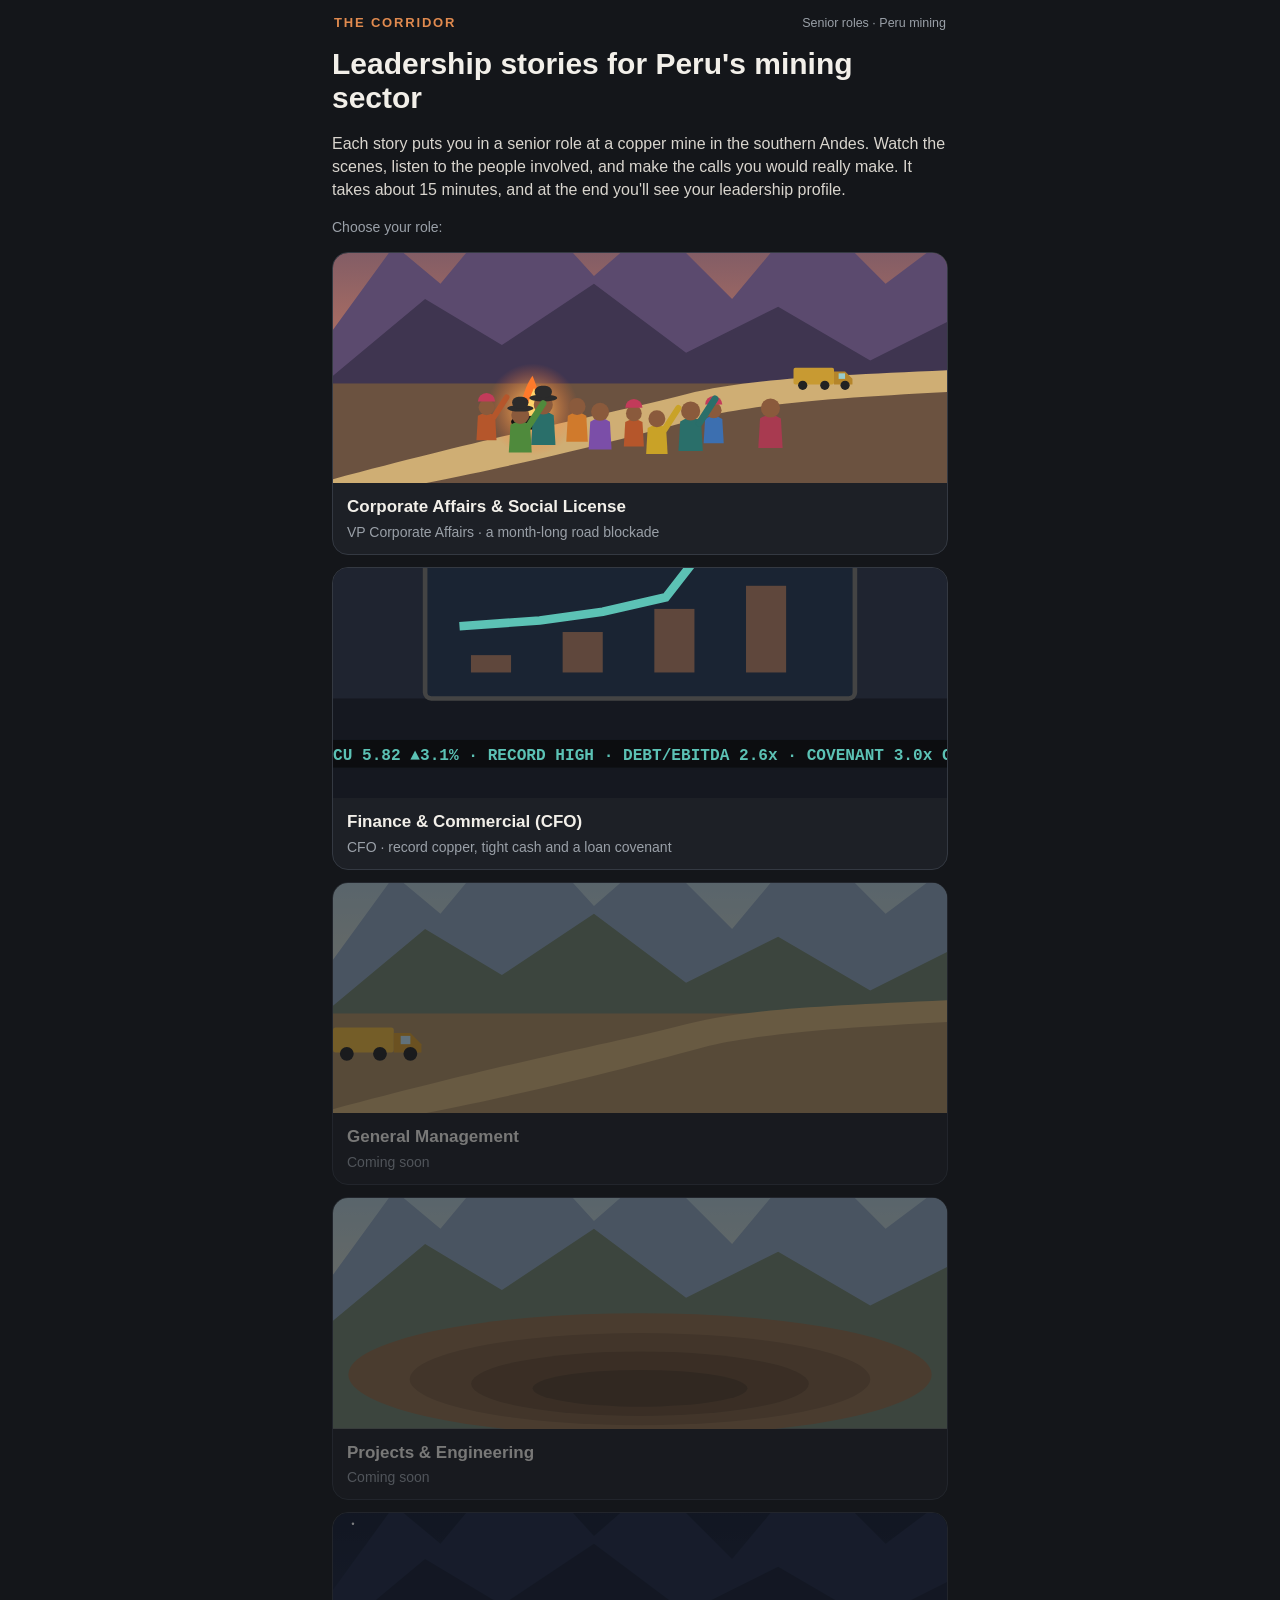
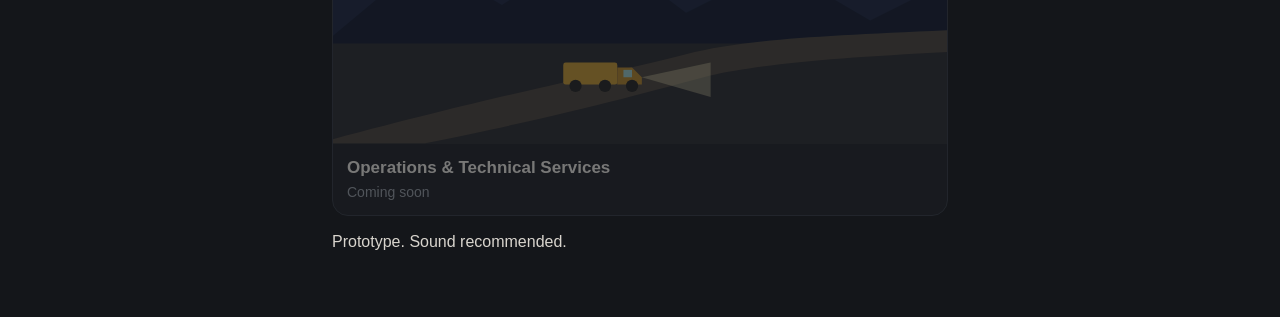
<file: index.html>
<!DOCTYPE html>
<html lang="en">
<head>
<meta charset="utf-8">
<meta name="viewport" content="width=device-width, initial-scale=1">
<title>The Corridor — Leadership stories for Peru's mining sector</title>
<link rel="stylesheet" href="shared/style.css">
</head>
<body>
<div class="wrap intro">
  <header class="top"><span class="brand">THE CORRIDOR</span><span class="day">Senior roles · Peru mining</span></header>
  <h1>Leadership stories for Peru's mining sector</h1>
  <p>Each story puts you in a senior role at a copper mine in the southern Andes. Watch the scenes, listen to the people involved, and make the calls you would really make. It takes about 15 minutes, and at the end you'll see your leadership profile.</p>
  <p style="color:var(--muted);font-size:14px">Choose your role:</p>
  <div class="domains" id="domains"></div>
  <p class="note">Prototype. Sound recommended.</p>
</div>
<script src="shared/art.js"></script>
<script>
const D=[
  {href:"social/",t:"Corporate Affairs & Social License",d:"VP Corporate Affairs · a month-long road blockade",art:()=>`${sky("dusk")}${mountains("dusk")}${ground("dusk")}${road("dusk")}${fire(130,210)}${crowd(100,222,10,200,1.1,{arms:true})}${stoppedTruck(300,188,.6)}`},
  {href:"cfo/",t:"Finance & Commercial (CFO)",d:"CFO · record copper, tight cash and a loan covenant",art:()=>`${room("#1f2430","#151820")}${screenChart(60,25,280,160,"spike","COPPER $/lb")}${ticker(212,"CU 5.82 ▲3.1%  ·  RECORD HIGH  ·  DEBT/EBITDA 2.6x  ·  COVENANT 3.0x")}`},
  {soon:true,t:"General Management",d:"Coming soon",art:()=>`${sky("day")}${mountains("day")}${ground("day")}${road("day")}${truck(0,214,.9,"drive")}`},
  {soon:true,t:"Projects & Engineering",d:"Coming soon",art:()=>`${sky("day")}${mountains("day")}${pit()}`},
  {soon:true,t:"Operations & Technical Services",d:"Coming soon",art:()=>`${sky("night")}${mountains("night")}${ground("night")}${road("night")}${stoppedTruck(150,215,.8,true)}`}
];
document.getElementById("domains").innerHTML=D.map(x=>`<a class="domain${x.soon?" soon":""}" ${x.href?`href="${x.href}"`:""}>
  <div class="thumb"><svg viewBox="0 0 ${W} ${H}" preserveAspectRatio="xMidYMax slice">${x.art()}</svg></div>
  <div class="body"><b>${x.t}</b><span>${x.d}</span></div></a>`).join("");
</script>
</body>
</html>
</file>
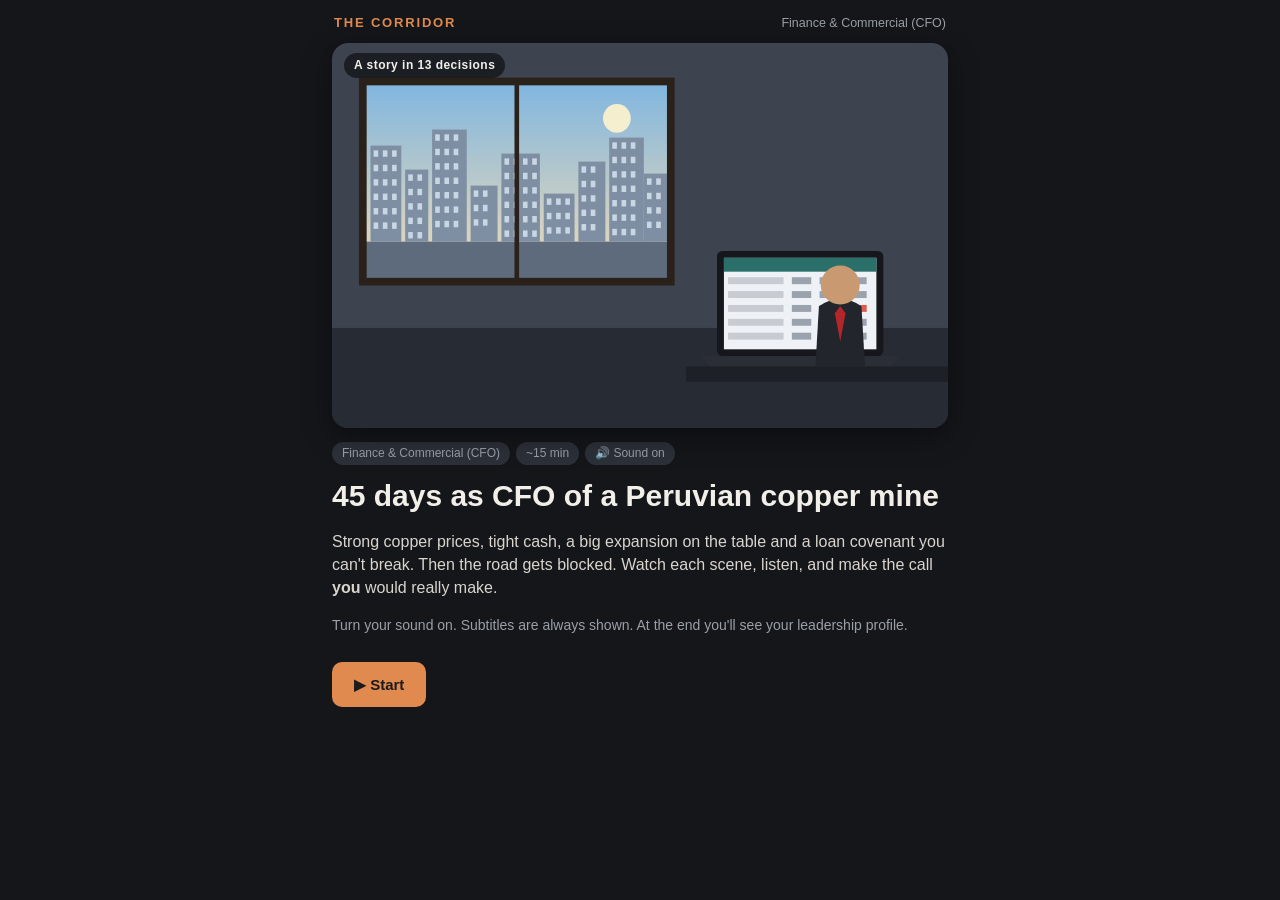
<file: cfo/index.html>
<!DOCTYPE html>
<html lang="en">
<head>
<meta charset="utf-8">
<meta name="viewport" content="width=device-width, initial-scale=1">
<title>The Corridor — Finance & Commercial (CFO)</title>
<link rel="stylesheet" href="../shared/style.css">
</head>
<body>
<div class="wrap" id="app"></div>
<script src="../shared/base.js"></script>
<script src="../shared/art.js"></script>
<script>
const SUITS=["#2b2f3a","#3a3f4a","#1f2329","#4a3f3a","#2f3a4a"];
function office(t="day"){ return `${room("#3d4450","#272c34")}${windowView(20,25,200,130,t,skyline(t))}`; }
function boardroom(trend){ return `${room("#3a3f4a","#262a31")}${screenChart(125,22,150,85,trend||"up","")}${crowd(60,190,8,290,1.6,{hats:false,ties:true,pal:SUITS})}${tableLong(190)}`; }
function covenantBreached(S){ return !!(S.flags.mislead||S.flags.quietFix||(S.set.full&&S.set.fall&&!S.set.hedged&&!S.set.policy)); }

window.CFG={
  DOMAIN:"Finance & Commercial (CFO)",
  INTRO:{title:"45 days as CFO of a Peruvian copper mine",body:"Strong copper prices, tight cash, a big expansion on the table and a loan covenant you can't break. Then the road gets blocked. Watch each scene, listen, and make the call <b>you</b> would really make."},
  ASK_LABEL:"Ask Mariana first",
  END_TAG:"Day 45 · Your first quarter is over",
  INIT:{cash:60,board:55,lender:60,morale:60},
  METERS:[{k:"cash",label:"Cash"},{k:"board",label:"Board"},{k:"lender",label:"Banks"},{k:"morale",label:"Team"}],
  TARGET:{financial:85,integrity:85,strategic:75,stakeholder:60,pressure:60,leadership:55,adaptability:50},
  NAMES:{nar:"Narrator",ceo:"Andrés · CEO",mariana:"Mariana · your Treasurer",banker:"Relationship manager · lead bank",site:"Site manager",union:"Union leader",carlos:"Carlos · VP Operations",chair:"Board chair"},
  VOICE:{nar:{g:"f",p:1,r:1},ceo:{g:"m",p:.9,r:1},mariana:{g:"f",p:1.15,r:1.05},banker:{g:"m",p:1.05,r:1.08},site:{g:"m",p:.8,r:1},union:{g:"m",p:.72,r:.95},carlos:{g:"m",p:.85,r:1.02},chair:{g:"f",p:.88,r:.95}},
  PORTRAITS:{
    nar:{bg:"#333a46",skin:"#c99a72",hair:"#2b2b2b",top:"#555"},
    ceo:{bg:"#5b6b82",skin:"#c99a72",hair:"#8a8a8a",top:"#22252b",extra:`<path d="M40,62 l-4,6 4,14 4,-14z" fill="#2a6f6a"/>`},
    mariana:{bg:"#8f5fa8",skin:"#b88560",hair:"#1d1410",top:"#2a6f6a",extra:`<path d="M23,34 q17,-30 34,0 v14 q-4,-10 -4,-14 h-26 q0,4 -4,14z" fill="#1d1410"/><circle cx="34" cy="35" r="5" fill="none" stroke="#222" stroke-width="1.5"/><circle cx="46" cy="35" r="5" fill="none" stroke="#222" stroke-width="1.5"/>`},
    banker:{bg:"#2f5d8a",skin:"#d0a882",hair:"#3a2a20",top:"#1f2a3a",extra:`<path d="M40,62 l-4,6 4,14 4,-14z" fill="#c9a227"/>`},
    site:{bg:"#8a6d3b",skin:"#a87452",hair:"#222",top:"#e07a3f",extra:`<path d="M22,30 a18,18 0 0 1 36,0 z" fill="#f2f2f2"/><rect x="20" y="28" width="40" height="4" fill="#ddd"/>`},
    union:{bg:"#a83a3a",skin:"#8a5a3c",hair:"#222",top:"#3c6fb0",extra:`<path d="M22,30 a18,18 0 0 1 36,0 z" fill="#f2c94c"/><rect x="20" y="28" width="40" height="4" fill="#d9b23e"/><path d="M30,52 q10,6 20,0" stroke="#222" stroke-width="3" fill="none"/>`},
    carlos:{bg:"#3c6fb0",skin:"#c99a72",hair:"#3a2a20",top:"#e8b33a",extra:`<path d="M22,30 a18,18 0 0 1 36,0 z" fill="#f2f2f2"/><rect x="20" y="28" width="40" height="4" fill="#ddd"/>`},
    chair:{bg:"#4a4a52",skin:"#e0b894",hair:"#d8d8d8",top:"#3a2a4a",extra:`<path d="M23,34 q17,-28 34,0 q0,10 -3,16 q0,-14 -14,-18 q-14,4 -14,18 q-3,-6 -3,-16z" fill="#d8d8d8"/>`}
  },
  RED_FLAGS:["mislead","aggressive","fixer","quietFix"],
  FLAGS:{
    overHedge:["Hedged 100% of production, more than the mine was sure to produce.","Do they understand volume risk in hedging? Ask how they size hedges."],
    aggressive:["Agreed to book routine maintenance as capital investment to hit a cost target.","Serious accounting-integrity concern. Probe directly and check references."],
    mislead:["Adjusted the forecast sent to lenders to avoid a covenant waiver.","Serious integrity concern with lenders. Probe directly."],
    fixer:["Was willing to use an intermediary to 'fix' a tax dispute.","Serious compliance concern. Probe directly and check references."],
    ignorePolicy:["Dismissed a major policy risk without any analysis.","How do they track political and regulatory risk?"],
    hideRisk:["Removed the downside scenario from the board materials.","Will they tell the board bad news? Ask for an example."],
    localSuppliers:["Paid large international suppliers before small local ones during a cash squeeze.","Do they see the social side of payment decisions?"],
    squeezeSuppliers:["Relied heavily on delaying supplier payments to protect cash.","How do they balance liquidity against supplier relationships?"],
    quietFix:["Fixed a reporting error to the banks quietly instead of disclosing it.","Serious integrity concern. Probe how they handle errors in external reports."],
    blameTeam:["Named a team member to the banks as responsible for an error.","Accountability: who owns mistakes in their team?"],
    allInOne:["Put almost everything into one lever during the cash crunch.","How do they balance several levers at once?"]
  },
  onChoose(S,sc){ if(sc.id==="c13") S.set.fall=Math.random()<.5; },
  endStat:S=>[covenantBreached(S)?"Breached":"OK","loan covenant"],
  endArt:S=>covenantBreached(S)?boardroom("down"):office("dusk"),
  ending(S){
    const p=[];
    if(S.set.fall){ p.push("Three months later, copper falls 20%.");
      if(S.flags.overHedge) p.push("Your 100% hedge protects the price, but a second blockade cuts output, and you owe money on copper you never produced.");
      else if(S.set.hedged) p.push("Your partial hedge puts a floor under cash flow, exactly as designed.");
      else if(S.set.policy) p.push("The new hedging policy kicked in just in time to protect part of next year.");
      else p.push("Unhedged, cash falls fast.");
    } else { p.push("Copper keeps rising for another quarter.");
      if(S.flags.overHedge) p.push("Your 100% hedge means you miss the rally entirely, and the board asks why.");
      else if(S.set.hedged) p.push("Your partial hedge gives up a little upside, which is the price of protection.");
      else p.push("Unhedged, you capture the whole rally, this time.");
    }
    if(S.flags.mislead||S.flags.quietFix) p.push("The auditors find the gap between what the banks were told and the real numbers. The bank calls a technical default, and your credibility takes the hit.");
    else if(covenantBreached(S)) p.push("The full expansion plus falling copper pushes debt over three times EBITDA. You need an emergency waiver.");
    else p.push("You stay inside the loan covenant.");
    if(S.set.phased) p.push("The phased expansion keeps moving without putting the balance sheet at risk.");
    if(S.flags.aggressive) p.push("In the annual audit, the twelve million dollar reclassification is reversed, and the audit committee wants answers.");
    if(S.flags.fixer) p.push("The intermediary's 'success fee' becomes a compliance investigation.");
    p.push(S.v.board>=65?"The board ends the quarter <b>confident</b> in its new CFO.":S.v.board>=40?"The board is <b>cautious</b> about its new CFO.":"The board has <b>lost confidence</b> in its new CFO.");
    return p.join(" ");
  },
  ART:{
    c1:()=>`${office("day")}${laptop(250,135,.9,`<g transform="translate(0,0)">${sheetRows()}</g>`)}<rect x="230" y="210" width="170" height="10" fill="#1d2026"/>${person(330,210,2.3,"#22252b",{tie:true,skin:"#c99a72"})}`,
    c2:()=>`${room("#2a2f3a","#1c2028")}${laptop(40,70,1.25,sheetRows())}${screenChart(220,40,160,100,"flat","DEBT / EBITDA")}<line x1="220" y1="95" x2="380" y2="95" stroke="#e05a4f" stroke-width="2" stroke-dasharray="5 4" class="blink"/><text x="376" y="91" text-anchor="end" font-size="8" fill="#e05a4f" font-family="sans-serif" font-weight="800">LIMIT 3.0x</text>`,
    c3:()=>`${sky("dusk")}${mountains("dusk")}${ground("dusk")}${road("dusk")}${rocks(150,206)}${fire(130,210)}${crowd(100,222,10,200,1.1,{arms:true})}${stoppedTruck(300,188,.6)}${stoppedTruck(345,186,.55)}${coins(40,150,4,"coinfall")}`,
    c4:()=>`${room("#1f2430","#151820")}${screenChart(60,25,280,160,"spike","COPPER $/lb")}${ticker(212,"CU 5.82 ▲3.1%  ·  RECORD HIGH  ·  LME CLOSE  ·  PEN/USD 3.71")}`,
    c5:()=>`${office("night")}${laptop(240,130,.95,sheetRows())}<rect x="220" y="208" width="180" height="10" fill="#1d2026"/>${person(110,215,2.4,"#e07a3f",{hat:"helmet",arm:true})}`,
    c6:()=>`${sky("day")}<rect y="200" width="${W}" height="50" fill="#8a8f96"/>${bank(20,200,1.2,"LEAD BANK")}${phoneBig(250,30,"Lead Bank","Relationship manager")}`,
    c7:(s)=>s.variant==="a"
      ? `${skyline("day")}${bubble(30,40,"BREAKING: Windfall tax on mining?",0,"#e05a4f","#fff")}${bubble(80,72,"Investors react",1,"#dcf8c6")}${bubble(50,104,"Copper stocks fall",2,"#dcf8c6")}${ticker(232,"MINING STOCKS ▼4.2%  ·  CONGRESS DEBATES WINDFALL TAX  ·  CU 5.79")}`
      : `${office("day")}<g transform="translate(240,60)" class="bob"><rect width="120" height="150" fill="#fbf8f1"/><rect x="10" y="12" width="60" height="10" fill="#b5262b"/><text x="40" y="20" text-anchor="middle" font-size="8" fill="#fff" font-family="sans-serif" font-weight="800">TAX NOTICE</text>${[0,1,2,3,4,5].map(i=>`<rect x="10" y="${34+i*14}" width="${i===3?60:100}" height="5" fill="#c8c1b4"/>`).join("")}<text x="60" y="135" text-anchor="middle" font-size="12" font-weight="800" fill="#b5262b" font-family="sans-serif">US$35M</text></g>`,
    c8:()=>`${sky("day")}${mountains("day")}${ground("day")}${banner(60,200,"BONO YA")}${banner(250,198,"¡JUSTICIA!")}${crowd(30,214,14,340,1.15,{arms:true,helmets:true,pal:["#e07a3f","#3c6fb0","#e8b33a","#2a6f6a"]})}`,
    c9:()=>`${office("dusk")}${laptop(230,110,1.1,`<rect x="5" y="5" width="110" height="66" fill="#1a2433"/><polyline points="15,25 40,30 60,45 85,50 105,62" stroke="#e05a4f" stroke-width="3" fill="none"/><text x="60" y="18" font-size="8" fill="#e05a4f" text-anchor="middle" font-family="sans-serif" font-weight="800" class="blink">LOW CASE</text>`)}`,
    c10:()=>boardroom("up"),
    c11:()=>`${sky("day")}${mountains("day")}${ground("day")}${road("day")}${house(30,200,.9)}${house(70,196,.8)}${stoppedTruck(150,212,.8)}${stoppedTruck(225,204,.7)}${coins(330,215,3)}${coins(355,215,6)}`,
    c12:()=>`${room("#272b33","#1a1d22")}${windowView(250,30,120,90,"night",skyline("night"))}<rect x="60" y="170" width="200" height="12" fill="#3a3f48"/>${person(150,172,2.2,"#2a6f6a",{skin:"#b88560"})}${laptop(170,120,.5,sheetRows())}`,
    c13:()=>boardroom("flat")
  },
  SCENES:[
   {id:"c1",day:1,tag:"Day 1 · New CFO",
    lines:()=>[N("You are the new CFO of Minera Altavista, a copper mine in the southern Andes, with headquarters in Lima."),N("Copper is strong, but cash is tight: one hundred eighty million dollars in the bank, and a six hundred million dollar loan."),N("The loan has a covenant: debt must stay below three times EBITDA. Today you're at two point six."),Q("ceo","The board wants to approve our four hundred fifty million dollar expansion next month. I need you on board.")],
    info:Q("mariana","Our cost model hasn't been updated since copper was four dollars. And it has no blockade scenario."),
    options:()=>[
     {t:"Back it now. Momentum matters.",c:{pressure:1,strategic:-1,financial:-1},s:{D:1},eff:{board:6},out:"The CEO is pleased. Mariana looks worried."},
     {t:"Ask for 3 weeks to rebuild the model with scenarios.",c:{financial:2,strategic:1},s:{A:1},eff:{board:-2},set:{model:true},out:"The CEO agrees, a little impatient. Mariana starts that night."},
     {t:"Meet the banks first to understand their limits.",c:{stakeholder:2,strategic:1},s:{I:.7,A:.3},eff:{lender:6},out:"The bank appreciates the early call. Their message: no surprises, please."},
     {t:"Support it, but propose doing it in phases.",c:{strategic:2,financial:1},s:{S:1},eff:{board:2},out:"The CEO says: interesting. Bring me the numbers."}]},

   {id:"c2",day:6,tag:"Day 6 · The scenarios",
    lines:()=>[N("Mariana's model is ready. It shows debt to EBITDA after the expansion, in four scenarios."),N("The covenant limit is three point zero. What is the key message for the board?")],
    extra:`<table class="data"><tr><th>Scenario</th><th>Copper</th><th>Debt / EBITDA</th></tr>
      <tr><td>Base</td><td>$4.50/lb</td><td>2.8×</td></tr><tr><td>High</td><td>$5.20/lb</td><td class="ok">2.3×</td></tr>
      <tr><td>Low</td><td>$3.80/lb</td><td class="late">3.6×</td></tr><tr><td>30-day blockade</td><td>$4.50/lb</td><td class="late">3.2×</td></tr></table>`,
    options:()=>[
     {t:"The base case works. Go ahead.",c:{financial:-1,strategic:-1},s:{D:1},eff:{},out:"That ignores two of the four scenarios, and both of them break the covenant."},
     {t:"Low copper or a long blockade breaks the covenant. We need protection first.",c:{financial:2,strategic:2},s:{A:1},eff:{board:3},set:{readRisk:true},out:"Exactly. Two realistic scenarios break the limit. That's the real story."},
     {t:"The high case shows big upside. Push it.",c:{financial:-2},s:{D:1},eff:{},out:"The upside is real. But a CFO's job is the downside."},
     {t:"Currency is the biggest risk.",c:{financial:-1},s:{A:1},eff:{},out:"The table doesn't show currency at all. The data points elsewhere."}]},

   {id:"c3",day:10,tag:"Day 10 · Blockade",type:"alloc",allocPrompt:"SPLIT 10 POINTS ACROSS YOUR CASH PLAN",
    lines:()=>[N("Communities block the mining corridor. No concentrate can reach the port."),N("Each week, about twenty-eight million dollars of sales are delayed. Payroll and suppliers are still due."),Q("mariana","At this rate, our cash lasts about seven weeks."),N("Split ten points across your cash plan.")],
    buckets:[{k:"credit",t:"Draw the credit line",d:"Borrow from the revolver now",short:"Credit line"},{k:"suppliers",t:"Stretch supplier payments",d:"Pay suppliers later",short:"Stretch suppliers"},{k:"cuts",t:"Cut non-essential spending",d:"Travel, consultants, small projects",short:"Cuts"},{k:"lenders",t:"Talk to the banks now",d:"Explain early, ask for flexibility",short:"Banks"}],
    score(v){ const spread=Object.values(v).filter(x=>x>0).length;
      return {c:{financial:(v.cuts>=2&&v.credit>=1)?2:(v.cuts>=1?1:0),stakeholder:v.lenders>=2?2:(v.lenders>=1?1:0),strategic:spread>=3?2:(spread===2?1:0),integrity:v.suppliers<=3?1:0},
        ranges:{financial:[0,2],stakeholder:[0,2],strategic:[0,2],integrity:[0,1]},
        style:{D:(v.credit+v.suppliers)/10,S:v.cuts/10,I:v.lenders/10},
        eff:{cash:v.credit*2+v.cuts*2+v.suppliers*2-10,lender:v.lenders*3-(v.credit>=6?8:0)},
        flags:[...(v.suppliers>=5?["squeezeSuppliers"]:[]),...(Math.max(...Object.values(v))>=7?["allInOne"]:[])],
        out:v.lenders>=2?"The banks appreciate hearing it from you first. Cash is stable for now.":v.suppliers>=5?"Local suppliers start calling. Some are community businesses on the blocked road.":"Cash is stable for now. The blockade continues."}; }},

   {id:"c4",day:14,tag:"Day 14 · Record copper",
    lines:()=>[N("The blockade ends after twelve days. Meanwhile, copper hits a record high."),Q("mariana","We could lock in today's price for part of next year's production with a collar: a floor and a ceiling."),Q("ceo","Shareholders buy us for copper exposure. Don't kill the upside.")],
    info:Q("mariana","If there's another blockade, we could produce fifteen percent less than planned. We shouldn't hedge more than we're sure to produce."),
    options:()=>[
     {t:"Hedge 100% of next year's production.",c:{financial:-2,pressure:1},s:{D:1},eff:{cash:2},flag:"overHedge",out:"Locked in. But if production falls short, you'll owe money on copper you never produced."},
     {t:"Hedge about 30–40% with collars.",c:{financial:2,strategic:1},s:{A:1},eff:{board:2,lender:4},set:{hedged:true},out:"A floor under the downside, and most of the upside kept."},
     {t:"No hedge. We're a copper company.",c:{pressure:1},s:{D:.6,S:.4},eff:{board:2},out:"The CEO is happy. You're fully exposed if prices fall."},
     {t:"Get the board to approve a hedging policy first.",c:{strategic:2,integrity:1},s:{S:1},eff:{board:3},set:{policy:true},out:"It takes two weeks. The policy gives you clear limits from now on."}]},

   {id:"c5",day:17,tag:"Day 17 · Quarter close",
    lines:()=>[N("It's quarter close."),Q("site","Our cost per pound is over target. If we book twelve million dollars of maintenance as capital investment, we hit it. Everyone does it."),N("The site manager is waiting for your answer.")],
    info:Q("mariana","That maintenance is routine. Under the accounting rules, it's an expense, not an investment."),
    options:()=>[
     {t:"Fine. It's a judgment call.",c:{integrity:-3},s:{D:1},eff:{board:4},flag:"aggressive",out:"The quarter looks clean. The auditors will look at this line in four months."},
     {t:"No. Book it as an expense and explain the miss.",c:{integrity:2,leadership:1,pressure:1},s:{S:1},eff:{board:-3},out:"The miss is uncomfortable. But the board learns it can trust your numbers."},
     {t:"Ask the auditors, and follow the rules.",c:{integrity:2,financial:1},s:{A:1},eff:{board:-1},out:"The auditors confirm it's an expense. Now the decision isn't personal."}]},

   {id:"c6",day:20,tag:"Day 20 · The bank calls",
    lines:()=>[N("Your relationship manager at the lead bank calls."),Q("banker","With the blockade, your ratio will be close to the limit. Between us: if your forecast shows two point nine, we don't need to talk about waivers."),N("Your honest forecast shows three point one.")],
    options:()=>[
     {t:"Send the honest 3.1× and ask for a waiver early.",c:{integrity:2,stakeholder:2},s:{I:.6,S:.4},eff:{lender:8,cash:-2},out:"There's a fee for the waiver. But the bank says: thank you for being straight with us."},
     {t:"Adjust the forecast to 2.9×.",c:{integrity:-3},s:{D:1},eff:{lender:2},flag:"mislead",out:"No waiver needed, for now. The real number will show up in the audited accounts."},
     {t:"Wait until the blockade numbers are final.",c:{pressure:-1,stakeholder:-1},s:{S:1},eff:{lender:-6},out:"The reporting deadline passes. The bank sends a formal letter asking why."}]},

   {id:"c7",day:23,tag:"Day 23 · Breaking news",
    lines:(s)=>s.variant==="a"
      ?[N("Breaking news from Lima: a group in Congress proposes a windfall tax on mining profits when copper is above five dollars."),Q("ceo","Investors are calling. What do we say?")]
      :[N("A letter arrives from SUNAT, the tax authority. They claim thirty-five million dollars in back taxes over a disputed deduction from 2023."),Q("ceo","Can we make this go away?")],
    info:(s)=>s.variant==="a"?Q("mariana","Proposals like this have come up before. Many change a lot before they pass, or don't pass at all."):Q("mariana","Our tax lawyers think we have a strong case. Disputes like this usually go to appeal."),
    options:(s)=>s.variant==="a"?[
     {t:"Warn publicly that it will kill investment.",c:{stakeholder:-1,pressure:1},s:{D:1},eff:{board:1,lender:-2},out:"The quote goes viral. The government calls the company arrogant."},
     {t:"Model it, give investors a range, and work through the industry association.",c:{financial:2,stakeholder:2,strategic:1},s:{A:.6,I:.4},eff:{board:5,lender:3},out:"Investors get clear numbers. The industry association leads the public debate, not you."},
     {t:"Ignore it. It probably won't pass.",c:{strategic:-2},s:{S:1},eff:{},flag:"ignorePolicy",out:"Maybe. But the board asks why there was no analysis."}]:[
     {t:"Hire a well-connected intermediary to fix it.",c:{integrity:-3},s:{D:1},eff:{},flag:"fixer",out:"The intermediary asks for a success fee, in cash. This is how scandals start."},
     {t:"Set aside a provision, disclose it, and appeal.",c:{integrity:2,financial:2},s:{A:1},eff:{board:3,cash:-3},out:"It's a hit on paper. But it's clean, and the appeal is strong."},
     {t:"Pay it immediately to avoid trouble.",c:{financial:-1,pressure:1},s:{S:1},eff:{cash:-12},out:"Thirty-five million dollars gone, on a case your lawyers think you could win."}]},

   {id:"c8",day:26,tag:"Day 26 · The union",
    lines:()=>[N("Workers see record copper prices on the news."),Q("union","Record prices, record profits, and nothing for us? Give us a bonus, or we strike next week."),Q("carlos","A strike now would cost more than the bonus. Just approve eight million.")],
    options:()=>[
     {t:"Approve the $8M bonus now.",c:{pressure:1,financial:-1},s:{D:1},eff:{cash:-8,morale:8},out:"No strike. The next day, the contractors' union asks for the same."},
     {t:"Refuse. Cash is tight.",c:{leadership:-1,stakeholder:-1},s:{D:.5,S:.5},eff:{morale:-12},out:"The union sets a strike date."},
     {t:"Open the numbers with the union. Offer a bonus tied to production and safety, paid when cash recovers.",c:{leadership:2,financial:1,stakeholder:2},s:{I:1},eff:{morale:6,cash:-3},out:"It takes two long meetings. Then the union signs."}]},

   {id:"c9",day:30,tag:"Day 30 · The board deck",
    lines:()=>[Q("ceo","Take the low copper scenario out of the board deck. It will scare them off the expansion."),N("The board meets in three days.")],
    options:()=>[
     {t:"Take it out. It's the CEO's call.",c:{integrity:-2,leadership:-1},s:{S:1},eff:{},flag:"hideRisk",out:"The deck looks clean. You know what's missing."},
     {t:"Keep it, with your recommendation next to it.",c:{integrity:2,strategic:1,pressure:1},s:{A:.6,D:.4},eff:{board:4},out:"The CEO isn't happy. But he respects that you didn't fold."},
     {t:"Move it to the appendix.",c:{stakeholder:1},s:{S:1},eff:{board:1},out:"A compromise. One board member finds it anyway, and asks why it was hidden."}]},

   {id:"c10",day:33,tag:"Day 33 · The vote",
    lines:()=>[N("The board meeting. The expansion vote."),Q("chair","CFO, what is your recommendation?")],
    options:()=>[
     {t:"Approve the full $450M now.",c:{strategic:-1,pressure:1},s:{D:1},eff:{board:3},set:{full:true},out:"Approved. Construction starts next month, with very little room for another shock."},
     {t:"Approve $120M of early works now. The rest once there's room under the covenant.",c:{strategic:2,financial:2},s:{S:.6,A:.4},eff:{board:2,lender:5},set:{phased:true},out:"Approved. The project moves, and the balance sheet stays safe."}]},

   {id:"c11",day:36,tag:"Day 36 · Who gets paid",
    lines:()=>[N("Cash is still tight after the blockade. A transport cooperative owned by Ccollpa families hasn't been paid in sixty days."),Q("mariana","They say they'll join the next blockade if they're not paid."),N("International equipment suppliers are waiting too.")],
    options:()=>[
     {t:"Pay small local suppliers first.",c:{stakeholder:2,strategic:1},s:{I:1},eff:{cash:-3},out:"The cooperative is paid this week. Word gets around the communities quickly."},
     {t:"Everyone waits equally.",c:{stakeholder:-1},s:{S:1},eff:{},out:"Fair on paper. In Ccollpa, it feels like the mine doesn't care."},
     {t:"Pay the big international suppliers first.",c:{stakeholder:-2,strategic:-1},s:{D:1},eff:{cash:-6},flag:"localSuppliers",out:"The following Monday, the cooperative's trucks park across the road."}]},

   {id:"c12",day:40,tag:"Day 40 · A mistake",
    lines:()=>[Q("mariana","I found an error in my model. Last month's report to the banks overstated our cash by nine million dollars. I'm so sorry."),N("She looks terrified.")],
    options:()=>[
     {t:"Correct it with the banks today, take responsibility as CFO, and fix the review process.",c:{integrity:2,leadership:2},s:{S:1},eff:{lender:-2,morale:8},out:"The bank thanks you for flagging it first. Mariana will remember this."},
     {t:"Fix it quietly in next month's report.",c:{integrity:-2},s:{D:1},eff:{},flag:"quietFix",out:"Nobody notices. For now."},
     {t:"Correct it, and tell the banks it was Mariana's error.",c:{integrity:1,leadership:-2},s:{A:1},eff:{morale:-10,lender:1},flag:"blameTeam",out:"The banks are satisfied. Your team saw who you blamed."}]},

   {id:"c13",day:45,tag:"Day 45 · The board",
    lines:()=>[Q("chair","Before we close: what's your one-line lesson from your first forty-five days?")],
    options:()=>[
     {t:"\"Copper is strong. We should be bolder.\"",c:{strategic:-1},s:{D:1},eff:{},out:"Two directors nod. The audit chair doesn't."},
     {t:"\"In Peru, blockades and price drops are base cases, not surprises. We plan for them.\"",c:{strategic:2,financial:1},s:{A:1},eff:{board:3},out:"The chair asks you to build that into the annual budget."},
     {t:"\"No surprises: the board and the banks hear bad news from us first.\"",c:{integrity:2,stakeholder:1},s:{S:.5,I:.5},eff:{board:3},out:"The audit chair writes it down."},
     {t:"\"Cash is king. Cut costs everywhere.\"",c:{strategic:-1},s:{S:.5,D:.5},eff:{},out:"The CEO frowns. Cutting everywhere means cutting the expansion too."}]}
  ]
};
</script>
<script src="../shared/engine.js"></script>
</body>
</html>
</file>
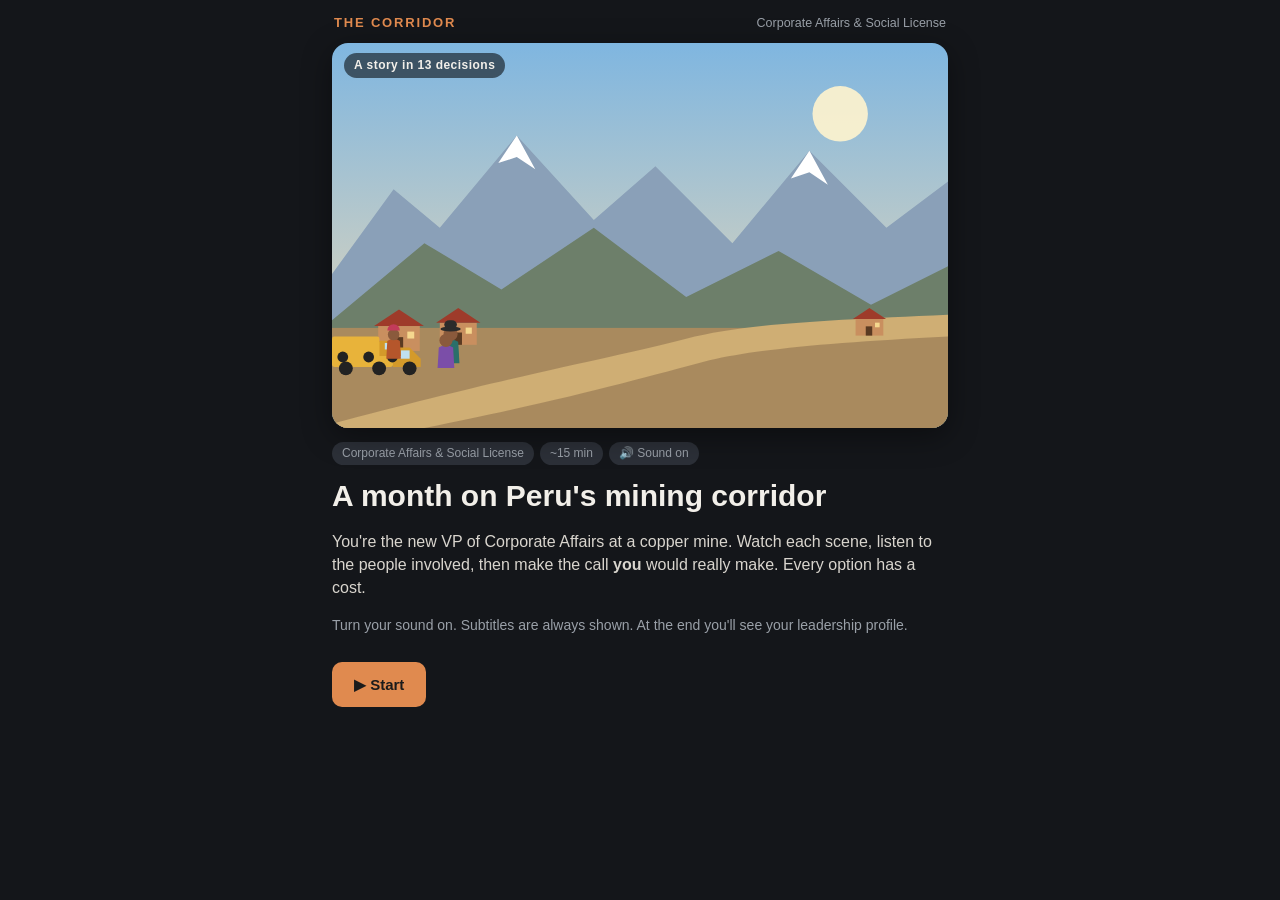
<file: social/index.html>
<!DOCTYPE html>
<html lang="en">
<head>
<meta charset="utf-8">
<meta name="viewport" content="width=device-width, initial-scale=1">
<title>The Corridor — Corporate Affairs & Social License</title>
<link rel="stylesheet" href="../shared/style.css">
</head>
<body>
<div class="wrap" id="app"></div>
<script src="../shared/base.js"></script>
<script src="../shared/art.js"></script>
<script>
function blockadeLost(S,day){ if(!S.set.blockade) return 0; const end=S.set.blockadeEnd||day; return Math.max(0,Math.min(day,end)-9); }

window.CFG={
  DOMAIN:"Corporate Affairs & Social License",
  INTRO:{title:"A month on Peru's mining corridor",body:"You're the new VP of Corporate Affairs at a copper mine. Watch each scene, listen to the people involved, then make the call <b>you</b> would really make. Every option has a cost."},
  ASK_LABEL:"Ask Lucía first",
  END_TAG:"Day 30 · Your month is over",
  INIT:{trust:40,gov:50,ship:100,morale:60},
  METERS:[{k:"trust",label:"Community"},{k:"gov",label:"Government"},{label:"Shipments",f:S=>Math.max(0,S.v.ship-blockadeLost(S,S.day)*4)},{k:"morale",label:"Team"}],
  TARGET:{stakeholder:80,integrity:80,strategic:70,pressure:65,adaptability:60,leadership:60,safety:60,financial:50},
  NAMES:{nar:"Narrator",rosa:"Rosa · Ccollpa president",lucia:"Lucía · your community lead",carlos:"Carlos · VP Operations",vm:"Vice Minister",adv:"Community advisor",board:"The board"},
  VOICE:{nar:{g:"f",p:1,r:1},rosa:{g:"f",p:.95,r:.92},lucia:{g:"f",p:1.2,r:1.05},carlos:{g:"m",p:.85,r:1.02},vm:{g:"m",p:.95,r:.95},adv:{g:"m",p:.75,r:.88},board:{g:"m",p:.9,r:.95}},
  PORTRAITS:{
    nar:{bg:"#333a46",skin:"#c99a72",hair:"#2b2b2b",top:"#555"},
    rosa:{bg:"#b5562b",skin:"#8a5a3c",hair:"#1d1410",top:"#b5262b",extra:`<ellipse cx="40" cy="22" rx="22" ry="5" fill="#222"/><rect x="28" y="6" width="24" height="16" rx="8" fill="#222"/><path d="M22,36 q-4,18 2,30 M58,36 q4,18 -2,30" stroke="#1d1410" stroke-width="4" fill="none"/>`},
    lucia:{bg:"#2a8f84",skin:"#a87452",hair:"#2b1a12",top:"#e0a83a",extra:`<path d="M24,30 q16,-22 32,0 v4 h-32z" fill="#2b1a12"/>`},
    carlos:{bg:"#3c6fb0",skin:"#c99a72",hair:"#3a2a20",top:"#e8b33a",extra:`<path d="M22,30 a18,18 0 0 1 36,0 z" fill="#f2f2f2"/><rect x="20" y="28" width="40" height="4" fill="#ddd"/>`},
    vm:{bg:"#7b6cc4",skin:"#b88560",hair:"#222",top:"#2b2b38",extra:`<path d="M40,62 l-4,6 4,14 4,-14z" fill="#b5262b"/>`},
    adv:{bg:"#8a6d3b",skin:"#8a5a3c",hair:"#222",top:"#5a4a3c",extra:`<path d="M24,26 h32 v-6 a16,10 0 0 0 -32,0z" fill="#444"/>`},
    board:{bg:"#444",skin:"#d0a882",hair:"#ccc",top:"#22252b"}
  },
  RED_FLAGS:["paid"],
  FLAGS:{
    promise:["Committed to jobs before checking whether operations could deliver them.","How do they handle pressure to promise more than they can deliver?"],
    promise2:["Kept repeating an undeliverable promise instead of correcting it.","Ask about a time they had to walk back a commitment."],
    force:["Leaned toward police or force to resolve a social conflict.","When do they think force is acceptable, and what did they learn from past cases?"],
    riskConvoy:["Kept convoys running during a regional strike, putting drivers at risk.","How do they weigh production against people's safety?"],
    paid:["Agreed to an informal payment to community leaders.","Serious integrity concern. Probe directly and check references."],
    blame:["Publicly blamed protesters after a person was injured.","How do they communicate in a crisis when the company may be at fault?"],
    broad:["Signed a broad, unfunded agreement under time pressure.","Commitment discipline: how do they make sure agreements can be kept?"],
    burnout:["Kept an exhausted, threatened team member in the field.","How do they look after their team's wellbeing under pressure?"],
    legalHeavy:["Put most effort into legal and security measures over dialogue.","What's their default playbook in a conflict?"],
    allInOne:["Put almost everything into one area during the blockade.","How do they balance several fronts at once?"],
    blameOps:["Blamed another department for their own over-promise.","Accountability: ask for an example of owning a mistake publicly."]
  },
  onChoose(S,sc){ if(sc.id==="s8"&&S.set.paid) S.set.blockadeEnd=16; if(sc.id==="s11"&&!S.set.blockadeEnd) S.set.blockadeEnd=S.set.broad?19:22; },
  endStat:S=>[`${blockadeLost(S,30)}d`,"blockade length"],
  endArt:S=>S.v.trust>=50?CFG.ART.s1(S):CFG.ART.s5(S),
  ending(S){
    const lost=blockadeLost(S,30); const p=[`The road was blocked for <b>${lost} days</b>, about <b>US$${lost*4}M</b> in delayed sales.`];
    if(S.set.cleared) p.push("The forced clearance moved the blockade instead of ending it, and three people were hurt.");
    if(S.set.paid) p.push("The secret payment opened the road early, then leaked and damaged trust with the communities and the government.");
    if(S.set.broad) p.push("Six months later, 7 of the 18 commitments are already late, and a new blockade is being threatened.");
    else if(!S.set.paid) p.push("Six months later, the 8 funded commitments are on track, and Ccollpa defends the agreement to its neighbors.");
    p.push(S.v.trust>=60?"Community trust ended <b>strong</b>.":S.v.trust>=35?"Community trust ended <b>fragile</b>.":"Community trust ended <b>broken</b>.");
    return p.join(" ");
  },
  ART:{
    s1:()=>`${sky("day")}${mountains("day")}${ground("day")}${road("day")}${house(30,200,.9)}${house(70,196,.8)}${house(340,190,.6)}${truck(0,214,.9,"drive")}${truck(0,206,.7,"drive2")}${crowd(40,205,3,40,.8)}`,
    s2:()=>`${room("#b07a4e","#7a5236")}<rect x="0" y="0" width="${W}" height="40" fill="#8a5c3a"/>${[60,160,260,340].map(x=>`<rect x="${x}" y="60" width="30" height="40" fill="#3c2a1e"/>`).join("")}
       <rect x="150" y="70" width="100" height="26" fill="#f3efe6"/><text x="200" y="88" text-anchor="middle" font-size="12" font-weight="800" fill="#7a2b1e" font-family="sans-serif">ASAMBLEA</text>
       ${person(200,180,2.2,"#b5262b",{hat:"bowler",arm:true})}${crowd(10,228,10,380,1.6)}${crowd(30,246,9,360,1.8)}`,
    s3:()=>`${room("#4d5560","#2f343b")}${windowView(30,30,220,130,"day",sky("day")+mountains("day")+pit())}${person(320,200,2.4,"#3c6fb0",{hat:"helmet",arm:true,skin:"#c99a72"})}<rect x="260" y="200" width="140" height="12" fill="#26292e"/>`,
    s4:(s)=> s.variant==="a"
       ? `${sky("day")}${mountains("day")}${ground("day")}${road("day")}${banner(70,200,"PARO 72H")}${banner(250,196,"¡ESCÚCHENNOS!")}${crowd(40,212,14,320,1.1,{arms:true})}<rect x="330" y="160" width="50" height="14" fill="#e0443b"/><text x="355" y="171" font-size="8" fill="#fff" text-anchor="middle" font-weight="800" font-family="sans-serif">ROAD CLOSED</text>`
       : `${sky("day")}${mountains("day")}${ground("day")}${spring()}${radioTower(60,190)}${bubble(170,60,"Mine poisoned the spring!!",0)}${bubble(200,92,"Is it true??",1,"#dcf8c6")}${bubble(160,124,"Don't drink the water",2)}${bubble(220,156,"Share with everyone",.5,"#dcf8c6")}`,
    s5:(s)=>`${sky("dusk")}${mountains("dusk")}${ground("dusk")}${road("dusk")}${rocks(150,206)}${fire(130,210)}${fire(215,200,.8)}${crowd(100,222,s.v.trust>=55?6:14,220,1.1,{arms:true})}${stoppedTruck(300,188,.6)}${stoppedTruck(345,186,.55)}`,
    s6:()=>`${room("#2a2f3a","#1c2028")}${windowView(30,40,140,100,"night")}${phoneBig(240,40,"Vice Minister","Lima · calling...")}`,
    s7:()=>`${room("#6e5644","#4a3a2e")}${clipboard(125,30)}`,
    s8:()=>`${room("#7c6a58","#4e4236")}${[40,330].map(x=>`<rect x="${x}" y="40" width="30" height="120" fill="#5a4a3c"/>`).join("")}${person(150,215,2.6,"#2b2b2b",{})}${person(250,215,2.6,"#8a6d3b",{hat:"bowler"})}${envelope(186,110)}`,
    s9:()=>`${sky("night")}${mountains("night")}${ground("night")}${road("night")}${hospital(250,190)}${ambulance(150,205)}${stoppedTruck(20,215,.8,true)}${fire(110,214,.6)}`,
    s10:(s)=>CFG.ART.s2(s),
    s11:()=>`${room("#5f6b78","#3b434c")}<rect x="140" y="30" width="120" height="70" fill="#4a5563"/><text x="200" y="70" text-anchor="middle" font-size="11" fill="#e8e8e8" font-weight="700" font-family="sans-serif">MESA DE DIÁLOGO</text>${crowd(70,182,7,260,1.7)}${tableLong(185)}${papers(150,178)}${papers(225,178)}`,
    s12:()=>`${room("#272b33","#1a1d22")}${windowView(250,30,120,90,"night")}<rect x="60" y="170" width="200" height="12" fill="#3a3f48"/>${person(150,172,2.2,"#2fb3a3",{})}
       <g transform="translate(205,150)"><rect width="34" height="22" rx="3" fill="#15171c"/><rect x="3" y="3" width="28" height="15" fill="#3a5f8a" class="glow"/></g>${bubble(40,40,"you'll pay for this",0,"#e05a4f","#fff")}${bubble(70,72,"traitor",1.2,"#e05a4f","#fff")}${bubble(30,104,"we know where you live",2.2,"#e05a4f","#fff")}`,
    s13:()=>`${room("#3a3f4a","#262a31")}${screenChart(125,25)}${crowd(60,190,8,290,1.6,{hats:false,ties:true,pal:["#2b2f3a","#3a3f4a","#1f2329","#4a3f3a"]})}${tableLong(190)}`
  },
  SCENES:[
   {id:"s1",day:1,tag:"Day 1 · Arrival",
    lines:()=>[N("You are the new VP of Corporate Affairs at Minera Altavista, a copper mine high in the southern Andes."),N("Every day, its trucks carry concentrate three hundred kilometers along a dirt road that crosses eleven communities."),Q("rosa","Your trucks' dust is killing our crops. We need to talk. Soon.")],
    info:Q("lucia","Ccollpa signed an agreement with us in 2023. Honestly, I'm not sure we delivered everything."),
    options:()=>[
     {t:"Go to Ccollpa tomorrow. Listen first.",c:{stakeholder:2,leadership:1},s:{I:1},eff:{trust:8},out:"Rosa is surprised you came in person. The meeting is tense, but people talk openly."},
     {t:"Invite Rosa to the mine office next week.",c:{strategic:1,stakeholder:-1},s:{S:1},eff:{trust:-3},out:"Rosa says she'll come with thirty people. You end up going to the village on day three anyway."},
     {t:"Check every past commitment first.",c:{strategic:2,stakeholder:1},s:{A:1},eff:{trust:4},set:{reviewed:true},out:"Your team finds three of the seven commitments from 2023 are late. You arrive in Ccollpa well prepared."},
     {t:"Water the road today, then call her.",c:{stakeholder:1,pressure:1},s:{D:.7,I:.3},eff:{trust:5,ship:-1},out:"The dust drops visibly. Rosa says: good. Now come and talk."}]},
   {id:"s2",day:3,tag:"Day 3 · Community assembly",
    lines:(s)=>[N("About sixty people fill the community hall. Rosa stands up."),Q("rosa","We want forty driving jobs for our young people, and payment for lost crops. If not, on Monday we close the road."),...(s.set.reviewed?[N("You know the water reservoir promised in 2023 is eighteen months late.")]:[]),N("Everyone is looking at you.")],
    info:Q("lucia","Operations says training a new truck driver takes six months. They can safely take ten or twelve a year."),
    options:()=>[
     {t:"Agree to the 40 jobs. Stop the blockade.",c:{integrity:-2,strategic:-2,pressure:1},s:{D:1},eff:{trust:12},flag:"promise",out:"Applause. The threat is off for now. On the drive back, you wonder how operations will take it."},
     {t:"Promise a realistic plan within 15 days.",c:{stakeholder:2,integrity:2,strategic:1},s:{S:.7,A:.3},eff:{trust:5},out:"Some people shout, but Rosa agrees to wait fifteen days. A small group says they'll block anyway."},
     {t:"Say you need approval from Lima.",c:{stakeholder:-1,integrity:1},s:{S:1},eff:{trust:-8},out:"Rosa says: always Lima. Half the room walks out."},
     {t:"Admit the company's late commitments, publicly.",c:{stakeholder:2,integrity:2,adaptability:1},s:{I:.7,A:.3},eff:(s)=>({trust:s.set.reviewed?10:2}),
      out:(s)=>s.set.reviewed?"You name the reservoir and the dust study specifically. The room goes quiet. Rosa nods: finally someone says it.":"Without specifics it sounds like a speech. Someone asks: which commitments? You don't have the answer."}]},
   {id:"s3",day:4,tag:"Day 4 · The mine",
    lines:(s)=>[Q("carlos","If we give them anything, the other ten communities will want the same."),Q("carlos","If they block, we call the police to clear the road. We can't lose a week of shipments."),...(s.flags.promise?[Q("carlos","And forty drivers? I can train twelve a year. Who promised this?")]:[])],
    options:()=>[
     {t:"Agree. Prepare a police request.",c:{stakeholder:-2,safety:-1,pressure:1},s:{D:1},eff:{gov:4,trust:-6},flag:"force",out:"Within hours, Ccollpa hears that the mine is talking to the police."},
     {t:"Push back. Get the CEO to back dialogue.",c:{stakeholder:1,leadership:1,integrity:1},s:{I:.6,D:.4},eff:{morale:-6,trust:2},out:"The CEO backs you, but Carlos is annoyed. You'll need him later."},
     {t:"Joint plan: dialogue leads, ops prepares a non-violent plan B.",c:{strategic:2,leadership:2,stakeholder:1},s:{S:.6,A:.4},eff:{morale:6},out:"Carlos isn't thrilled, but he signs on. You now have a plan B that doesn't escalate."}]},
   {id:"s4",day:6,tag:"Day 6 · Breaking news",
    lines:(s)=>s.variant==="a"
     ?[N("The regional federation calls a seventy-two hour paro regional against the national government."),N("Roads across the province will close. Mining is one of their complaints, but not the main one.")]
     :[N("A local radio station says the mine contaminated Ccollpa's spring."),N("There is no data yet. The story is spreading fast on WhatsApp.")],
    info:(s)=>s.variant==="a"?Q("lucia","Security says that during the last paro, two trucks were attacked on the night shift."):Q("lucia","There is a spring near the haul road. Dust is the likely issue, not chemicals. But we have no data."),
    options:(s)=>s.variant==="a"?[
     {t:"Stop convoys. Keep staff safe at camp.",c:{safety:2,adaptability:1},s:{S:1},eff:{ship:-8},out:"No incidents. The stockpile absorbs most of the lost shipments."},
     {t:"Keep trucks moving at night with police.",c:{safety:-2,pressure:1,stakeholder:-1},s:{D:1},eff:{ship:-2,trust:-8},flag:"riskConvoy",out:"Two trucks are hit with stones. Nobody is hurt, but the video goes viral."},
     {t:"Stop convoys, and meet Rosa informally.",c:{adaptability:2,stakeholder:2,safety:1},s:{I:1},eff:{ship:-8,trust:5},out:"Over coffee, Rosa tells you what really worries Ccollpa: water, more than jobs."}]:[
     {t:"Deny it immediately.",c:{stakeholder:-1,pressure:1},s:{D:1},eff:{trust:-6},out:"Nobody believes a denial without data. The rumor grows."},
     {t:"Joint water sampling with OEFA and the community.",c:{stakeholder:2,integrity:2,strategic:1},s:{A:.6,I:.4},eff:{trust:6,gov:3},out:"Sampling happens with community observers. Results in ten days."},
     {t:"Go on the radio yourself.",c:{stakeholder:2,pressure:1,adaptability:1},s:{I:.7,D:.3},eff:{trust:5},out:"A tense interview, but people hear a real person instead of a press release."}]},
   {id:"s5",day:9,tag:"Day 9 · Blockade",type:"alloc",allocPrompt:"SPLIT 10 POINTS FOR THE NEXT WEEK",
    lines:(s)=>[...(s.v.trust>=55?[N("Despite your progress, a neighboring community, Huaylla, blocks the road. They say Ccollpa got attention and they didn't.")]:[N("Ccollpa and two neighboring communities block the road with rocks and burning tires. About two hundred people.")]),
     N("The trucks stop. The port warehouse holds nine days of concentrate. Each day of delay costs about four million dollars."),N("You have ten points of your team's time and budget for the next week. How do you split them?")],
    buckets:[{k:"dialogue",t:"Dialogue with communities",d:"Visits, working tables, listening",short:"Dialogue"},{k:"gov",t:"Government & Defensoría",d:"Mediators and authorities",short:"Government"},{k:"comms",t:"Transparent communication",d:"Radio, WhatsApp, open data",short:"Comms"},{k:"legal",t:"Legal & security",d:"Lawyers, complaints, security",short:"Legal/security"}],
    score(v){ const spread=Object.values(v).filter(x=>x>0).length;
      return {c:{stakeholder:v.dialogue>=3?2:(v.dialogue>=1?1:0),strategic:spread>=3?2:(spread===2?1:0),integrity:v.comms>=2?1:0,safety:(v.legal>=1&&v.legal<=3)?1:0},
        ranges:{stakeholder:[0,2],strategic:[0,2],integrity:[0,1],safety:[0,1]},
        style:{I:v.dialogue/10,S:v.gov/10,A:v.comms/10,D:v.legal/10},
        eff:{trust:Math.round(v.dialogue*1.5+v.comms-Math.max(0,v.legal-3)*2),gov:v.gov*2},
        flags:[...(v.legal>=5?["legalHeavy"]:[]),...(Math.max(...Object.values(v))>=7?["allInOne"]:[])],
        set:{blockade:true},
        out:v.dialogue>=3?"Your team spends the week on the ground. The communities notice who shows up.":v.legal>=5?"Lawyers file complaints. The communities see it as the mine choosing a fight.":"The plan is in motion. The blockade continues."}; }},
   {id:"s6",day:11,tag:"Day 11 · Call from Lima",
    lines:()=>[N("Your phone rings. It's the vice minister of mines, the third one this year."),Q("vm","The President wants this resolved. We can declare a state of emergency and clear the road with police tomorrow."),Q("vm","Do you want that?")],
    info:Q("lucia","Every forced clearance on this corridor has ended with injuries, and a longer blockade afterward."),
    options:()=>[
     {t:"Yes. Every day costs millions.",c:{stakeholder:-2,safety:-2,pressure:1},s:{D:1},eff:{trust:-20,gov:5},flag:"force",set:{cleared:true},out:"Police clear the road at dawn. Three people are injured. Two days later, a bigger blockade forms forty kilometers away."},
     {t:"Not yet. Ask for a dialogue table with the Defensoría.",c:{stakeholder:2,strategic:2,pressure:1},s:{S:.6,I:.4},eff:{gov:3,trust:4},out:"The vice minister agrees, reluctantly. The clock is running."}]},
   {id:"s7",day:12,tag:"Day 12 · Preparation",
    lines:()=>[N("Before the dialogue table, you review the 2023 agreement with Ccollpa."),N("Look at the commitments. Which issue will drive the conversation?")],
    extra:`<table class="data"><tr><th>Commitment</th><th>Promised</th><th>Status</th></tr>
     <tr><td>Water reservoir</td><td>Dec 2024</td><td class="late">35% · 18 mo late</td></tr><tr><td>Local hiring</td><td>30 jobs/yr</td><td class="late">9 in 2025</td></tr>
     <tr><td>Road watering</td><td>Daily</td><td class="late">3×/week</td></tr><tr><td>Scholarships</td><td>20/yr</td><td class="ok">22 granted</td></tr><tr><td>Crop dust study</td><td>By 2024</td><td class="late">Not started</td></tr></table>`,
    options:()=>[
     {t:"Scholarships. Lead with our best result.",c:{financial:-1,strategic:-1},s:{D:1},eff:{},out:"At the table, leading with scholarships looks like dodging the real issues."},
     {t:"Reservoir and dust study: water and crops.",c:{financial:2,strategic:1},s:{A:1},eff:{trust:4},set:{prepared:true},out:"Good read. Together with the road watering, these explain the anger. They all touch water and crops."},
     {t:"Local hiring: the biggest number gap.",c:{financial:1},s:{A:1},eff:{trust:1},out:"A real gap, but not the one hurting families most right now."},
     {t:"All of them equally.",c:{strategic:-1},s:{S:1},eff:{},out:"Without priorities, the table gets lost in details."}]},
   {id:"s8",day:14,tag:"Day 14 · The break",
    lines:()=>[N("The dialogue table meets in the provincial capital. During a break, a community advisor takes you aside."),Q("adv","If the company covers the leaders' expenses, the road opens tomorrow. Fifty thousand dollars. Nobody will know.")],
    options:()=>[
     {t:"Decline. Propose an audited community fund.",c:{integrity:2,stakeholder:1,strategic:1},s:{S:.6,I:.4},eff:{trust:3},out:"The advisor shrugs. At the table, the community fund idea gets real interest."},
     {t:"Pay. It's cheaper than one day of blockade.",c:{integrity:-3},s:{D:1},eff:{trust:-15,gov:-10},flag:"paid",set:{paid:true},out:"The road opens two days later. Within a month, the payment leaks on social media, and the vice minister distances himself."},
     {t:"Decline, and report it to compliance.",c:{integrity:2,stakeholder:-1},s:{A:.6,S:.4},eff:{},out:"That's correct. But the advisor spreads word that you're against the community."}]},
   {id:"s9",day:15,tag:"Day 15 · 2:00 a.m.",
    lines:()=>[N("Two in the morning. A contractor's truck driver tries to force his way past a group of protesters."),N("There's a scuffle. A young man from Huaylla is hit, and taken to hospital. He's stable."),N("Your phone won't stop ringing.")],
    info:Q("lucia","Legal says anything we say could be used in a case. But silence will be read as not caring."),
    options:()=>[
     {t:"Go to the hospital, stop convoys, acknowledge it publicly.",c:{stakeholder:2,integrity:2,safety:2,leadership:1},s:{I:.7,S:.3},eff:{trust:6},out:"His mother thanks you for coming. The tension drops noticeably."},
     {t:"Say the protesters provoked the driver.",c:{integrity:-1,stakeholder:-2},s:{D:1},eff:{trust:-15},flag:"blame",out:"Your statement is shared next to the hospital photo. Outrage spreads to more communities."},
     {t:"Say nothing until the investigation ends.",c:{stakeholder:-1,safety:1},s:{S:1},eff:{trust:-6},out:"Safe legally. But in the communities, the silence speaks loudly."}]},
   {id:"s10",day:17,tag:"Day 17 · Promises come due",
    lines:(s)=>s.flags.promise?[Q("rosa","You promised us forty jobs."),N("Carlos has confirmed it: the mine can safely train twelve drivers a year.")]
     :[N("The fifteen-day plan is due. Twelve driver trainees a year, twenty local contractor jobs, and daily road watering with community monitors."),Q("rosa","It's a start. But we need more.")],
    options:(s)=>s.flags.promise?[
     {t:"Admit you over-promised. Offer 12 + 20 contractor jobs.",c:{integrity:2,adaptability:2,stakeholder:1},s:{S:.6,I:.4},eff:{trust:-3},out:"It stings. But Rosa says: at least now you're telling the truth."},
     {t:"Insist the 40 jobs are coming soon.",c:{integrity:-2,strategic:-1},s:{D:1},eff:{trust:2},flag:"promise2",out:"It buys a few weeks. The problem just got bigger."},
     {t:"Say operations didn't support it.",c:{leadership:-2,integrity:-1},s:{D:1},eff:{morale:-15,trust:-4},flag:"blameOps",out:"The community sees a divided company. Carlos stops returning your calls."}]:[
     {t:"Present it, with a public commitment tracker.",c:{integrity:2,strategic:1,stakeholder:1},s:{A:1},eff:{trust:6},out:"The tracker surprises everyone. Rosa asks for a copy for the community assembly."},
     {t:"Add 10 more spots ops hasn't agreed to.",c:{integrity:-1,pressure:1},s:{D:1},eff:{trust:5,morale:-6},flag:"promise",out:"The deal gets closer. Carlos finds out from the minutes."},
     {t:"Let Ccollpa's youth co-design the training.",c:{stakeholder:2,adaptability:2},s:{I:1},eff:{trust:8,morale:3},out:"Twelve young people come to the first session. Even Carlos is impressed."}]},
   {id:"s11",day:19,tag:"Day 19 · Sign today?",
    lines:()=>[N("A deal is close."),Q("vm","We need a signature today. The President is waiting.")],
    info:Q("lucia","Finance says the broad version costs about sixty million dollars over five years. Eleven of the eighteen commitments have no budget."),
    options:()=>[
     {t:"Sign today: 18 commitments, road opens tonight.",c:{pressure:1,strategic:-2,integrity:-1},s:{D:1},eff:{trust:5},flag:"broad",set:{broad:true},out:"Celebrations in the plaza. The trucks roll that night."},
     {t:"Wait 3 days: 8 funded commitments + public tracker.",c:{strategic:2,integrity:2,pressure:1},s:{A:.6,S:.4},eff:{trust:3},out:"Three tense days. Then a signature everyone can actually keep."}]},
   {id:"s12",day:22,tag:"Day 22 · Your team",
    lines:()=>[N("The road is open. But Lucía has been threatened on social media, and she hasn't slept properly in weeks."),Q("lucia","I'm fine. Really.")],
    options:()=>[
     {t:"Rotate her out of the field for a month.",c:{leadership:1,safety:1},s:{S:1},eff:{morale:4},out:"She's relieved, but worried the community will feel abandoned."},
     {t:"Keep her. The community trusts her.",c:{leadership:-1,pressure:1},s:{D:1},eff:{morale:-10},flag:"burnout",out:"She keeps going. Three weeks later, she goes on medical leave."},
     {t:"Ask what she needs, add protection, share her load.",c:{leadership:2,safety:2},s:{I:1},eff:{morale:10},out:"She stays, with support. The team notices how you handled it."}]},
   {id:"s13",day:30,tag:"Day 30 · The board",
    lines:()=>[Q("board","Before we close: what is your one-line lesson from this crisis?")],
    options:()=>[
     {t:"\"The blockade was illegal and we held firm.\"",c:{strategic:-1,stakeholder:-1},s:{D:1},eff:{},out:"A few board members nod. Others look uneasy."},
     {t:"\"We were late on our own promises. Now we track every one publicly.\"",c:{strategic:2,integrity:2},s:{A:.6,S:.4},eff:{},out:"The chair asks you to present the tracker at the next meeting."},
     {t:"\"It was mostly political noise.\"",c:{strategic:-1,adaptability:-1},s:{S:.5,D:.5},eff:{},out:"The board moves on. Nothing changes."},
     {t:"\"Trust is built before a crisis: monthly visits to all 11 communities.\"",c:{strategic:2,stakeholder:2},s:{I:.6,S:.4},eff:{},out:"The CEO says: let's fund it."}]}
  ]
};
</script>
<script src="../shared/engine.js"></script>
</body>
</html>
</file>
<file: shared/style.css>
:root{
    --bg:#14161a; --panel:#1d2026; --card:#23272e; --ink:#f2efe9; --muted:#9aa0a8; --line:#343942;
    --accent:#e08a4f; --accent2:#5cc2b5; --good:#45b39d; --warn:#e0a83a; --bad:#e05a4f;
    --D:#e07a3f; --I:#2fb3a3; --S:#8f7fe0; --A:#5b8fd6;
  }
  *{box-sizing:border-box}
  html,body{margin:0;background:var(--bg);color:var(--ink);font-family:-apple-system,BlinkMacSystemFont,"Segoe UI",Roboto,Helvetica,Arial,sans-serif;line-height:1.45}
  .wrap{max-width:640px;margin:0 auto;padding:12px 12px 48px}
  header.top{display:flex;justify-content:space-between;align-items:center;margin:2px 2px 10px}
  .brand{font-weight:800;letter-spacing:.14em;color:var(--accent);font-size:13px}
  .day{font-size:12.5px;color:var(--muted)}
  .meters{display:grid;grid-template-columns:repeat(4,1fr);gap:8px;margin-bottom:10px}
  .meter label{display:block;font-size:10.5px;color:var(--muted);margin-bottom:3px;white-space:nowrap;overflow:hidden;text-overflow:ellipsis}
  .bar{height:6px;background:#2c3038;border-radius:6px;overflow:hidden}
  .bar i{display:block;height:100%;border-radius:6px;transition:width .8s ease,background .8s}

  /* stage */
  .stage{position:relative;border-radius:16px;overflow:hidden;background:#0c0d10;box-shadow:0 8px 30px rgba(0,0,0,.4)}
  .artbox{position:relative;aspect-ratio:16/10;overflow:hidden;background:#000}
  .stage svg.art{position:absolute;inset:0;width:100%;height:100%;animation:kb 18s ease-in-out infinite alternate;transform-origin:50% 60%}
  @keyframes kb{from{transform:scale(1.02) translate(0,0)}to{transform:scale(1.10) translate(-2%,-1%)}}
  .scene-tag{position:absolute;left:12px;top:10px;background:rgba(0,0,0,.55);backdrop-filter:blur(4px);padding:4px 10px;border-radius:20px;font-size:12px;font-weight:700;letter-spacing:.04em}
  .ctrls{position:absolute;right:8px;top:8px;display:flex;gap:6px}
  .ctrls button{all:unset;cursor:pointer;width:34px;height:34px;border-radius:50%;background:rgba(0,0,0,.55);backdrop-filter:blur(4px);display:flex;align-items:center;justify-content:center;font-size:15px}
  .caption{position:relative;padding:12px 14px 14px;background:#0c0d10;display:flex;gap:12px;align-items:flex-start;min-height:104px}
  .caption .pt{flex:none;width:52px;height:52px;border-radius:50%;overflow:hidden;border:2px solid rgba(255,255,255,.8);background:#333}
  .caption .pt svg{width:100%;height:100%}
  .caption .spk{font-size:11.5px;font-weight:800;letter-spacing:.08em;text-transform:uppercase;color:var(--accent);margin-bottom:2px}
  .caption .words{font-size:17px;line-height:1.35;font-weight:500}
  .caption .words span{opacity:.0;transition:opacity .12s}
  .caption .words span.on{opacity:1}
  .speaking .mouth{animation:talk .22s ease-in-out infinite alternate;transform-box:fill-box;transform-origin:center}
  @keyframes talk{from{transform:scaleY(.3)}to{transform:scaleY(1.3)}}
  .progress{position:absolute;left:0;bottom:0;height:3px;background:var(--accent);width:0;transition:width .3s;z-index:2}

  .panel{background:var(--panel);border:1px solid var(--line);border-radius:16px;padding:14px;margin-top:12px}
  .opts{display:grid;gap:9px}
  button.opt{all:unset;cursor:pointer;display:flex;gap:10px;align-items:center;background:var(--card);border:1.5px solid var(--line);border-radius:12px;padding:12px 13px;font-size:15.5px;transition:transform .15s,border-color .15s;opacity:0;transform:translateY(8px)}
  button.opt.in{opacity:1;transform:none;transition:opacity .35s,transform .35s,border-color .15s}
  button.opt:hover{border-color:var(--accent)}
  button.opt .k{flex:none;width:26px;height:26px;border-radius:50%;background:var(--accent);color:#1b1b1b;font-size:13px;display:flex;align-items:center;justify-content:center;font-weight:800}
  button.opt.dim{opacity:.3}
  button.opt.pick{border-color:var(--accent);background:#2c2620}
  .prompt{font-size:13px;color:var(--muted);margin:0 0 10px;font-weight:600;letter-spacing:.03em}
  .ask{all:unset;cursor:pointer;font-size:14px;color:var(--accent2);font-weight:700;padding:10px 2px 0;display:inline-block}
  .btn{all:unset;cursor:pointer;display:inline-block;background:var(--accent);color:#1b1b1b;padding:12px 22px;border-radius:10px;font-weight:800;font-size:15px;margin-top:12px}
  .btn.secondary{background:transparent;color:var(--ink);border:1.5px solid var(--ink)}
  .btn[disabled]{opacity:.35;pointer-events:none}
  .waiting{font-size:13.5px;color:var(--muted);display:flex;align-items:center;gap:8px}
  .dots i{display:inline-block;width:6px;height:6px;border-radius:50%;background:var(--muted);margin-right:3px;animation:bl 1s infinite}
  .dots i:nth-child(2){animation-delay:.2s}.dots i:nth-child(3){animation-delay:.4s}
  @keyframes bl{50%{opacity:.2}}
  table.data{width:100%;border-collapse:collapse;font-size:14px;margin:0 0 12px}
  table.data th,table.data td{text-align:left;padding:7px 6px;border-bottom:1px solid var(--line)}
  table.data th{font-size:11.5px;color:var(--muted);font-weight:700}
  .late{color:var(--bad);font-weight:700}.ok{color:var(--good);font-weight:700}
  .alloc-row{display:flex;align-items:center;justify-content:space-between;gap:10px;padding:10px 0;border-bottom:1px solid var(--line)}
  .alloc-row .lbl{font-size:15px}.alloc-row .lbl small{display:block;color:var(--muted);font-size:12.5px}
  .stepper{display:flex;align-items:center;gap:8px;flex:none}
  .stepper button{all:unset;cursor:pointer;width:34px;height:34px;border-radius:8px;border:1.5px solid var(--line);text-align:center;line-height:32px;font-size:18px;font-weight:700}
  .stepper span{width:22px;text-align:center;font-weight:800;font-size:17px}
  .remain{font-size:14px;color:var(--muted);margin-top:8px}

  .intro h1{font-size:30px;margin:14px 0 6px;line-height:1.15}
  .intro p{font-size:16px;color:#d9d5ce}
  .pill{display:inline-block;font-size:12px;padding:3px 10px;border-radius:20px;background:#2c3038;color:var(--muted);margin-right:6px}
  .tabs{display:flex;gap:6px;margin:4px 0 12px}
  .tabs button{all:unset;cursor:pointer;padding:8px 14px;border-radius:20px;font-size:14px;font-weight:700;border:1.5px solid var(--line)}
  .tabs button.on{background:var(--ink);color:#111;border-color:var(--ink)}
  h2{font-size:20px;margin:18px 0 8px}
  h3{font-size:13px;margin:18px 0 6px;color:var(--accent2);text-transform:uppercase;letter-spacing:.08em}
  .story{font-size:16px}
  .stylebar{display:flex;height:16px;border-radius:8px;overflow:hidden;margin:8px 0}
  .legend{display:flex;flex-wrap:wrap;gap:10px;font-size:13px;color:var(--muted)}
  .legend i{display:inline-block;width:10px;height:10px;border-radius:3px;margin-right:4px;vertical-align:-1px}
  .comp{margin:10px 0}
  .comp .row{display:flex;justify-content:space-between;font-size:14px;margin-bottom:4px}
  .comp .track{position:relative;height:10px;background:#2c3038;border-radius:6px}
  .comp .fill{position:absolute;left:0;top:0;bottom:0;border-radius:6px}
  .comp .tgt{position:absolute;top:-4px;bottom:-4px;width:2px;background:var(--ink)}
  .fit{display:flex;align-items:center;gap:16px;margin:6px 0 4px}
  .fit .num{font-size:44px;font-weight:800;line-height:1}
  .fit .lbl{font-size:14px;color:var(--muted)}
  ul.flags{padding-left:18px;margin:6px 0}
  ul.flags li{margin:6px 0;font-size:14.5px}
  .flag-red{color:var(--bad)}
  .stats{display:grid;grid-template-columns:repeat(3,1fr);gap:8px;margin:8px 0}
  .stat{background:var(--card);border:1px solid var(--line);border-radius:10px;padding:10px;text-align:center}
  .stat b{display:block;font-size:20px}.stat span{font-size:12px;color:var(--muted)}
  table.log{width:100%;border-collapse:collapse;font-size:13px}
  table.log td,table.log th{padding:6px 4px;border-bottom:1px solid var(--line);vertical-align:top;text-align:left}
  table.log th{color:var(--muted);font-weight:600;font-size:12px}
  .note{font-size:12.5px;color:var(--muted);margin-top:14px}
  .fade{animation:fade .4s ease}
  @keyframes fade{from{opacity:0;transform:translateY(6px)}to{opacity:1;transform:none}}

  /* svg animations */
  .drive{animation:drive 14s linear infinite}
  .drive2{animation:drive 14s linear infinite;animation-delay:-7s}
  @keyframes drive{from{transform:translateX(-140px)}to{transform:translateX(560px)}}
  .dust{animation:dust 4s ease-out infinite;opacity:0}
  @keyframes dust{0%{opacity:.0;transform:translate(0,0) scale(.6)}20%{opacity:.55}100%{opacity:0;transform:translate(-40px,-18px) scale(1.8)}}
  .bob{animation:bob 2.4s ease-in-out infinite;transform-box:fill-box}
  @keyframes bob{50%{transform:translateY(-2px)}}
  .flick{animation:flick .35s ease-in-out infinite alternate;transform-box:fill-box;transform-origin:50% 100%}
  @keyframes flick{from{transform:scaleY(.85) skewX(-4deg)}to{transform:scaleY(1.15) skewX(4deg)}}
  .smoke{animation:smoke 6s linear infinite;opacity:0}
  @keyframes smoke{0%{opacity:0;transform:translate(0,0) scale(.5)}15%{opacity:.6}100%{opacity:0;transform:translate(30px,-120px) scale(2.6)}}
  .ring{animation:ring 1.6s ease-out infinite;transform-box:fill-box;transform-origin:center;opacity:0}
  @keyframes ring{0%{opacity:.8;transform:scale(.6)}100%{opacity:0;transform:scale(1.8)}}
  .shake{animation:shake .6s ease-in-out infinite;transform-box:fill-box;transform-origin:center}
  @keyframes shake{0%,100%{transform:rotate(0)}25%{transform:rotate(-6deg)}75%{transform:rotate(6deg)}}
  .blink{animation:blink 1s steps(2) infinite}
  @keyframes blink{50%{opacity:.15}}
  .siren{animation:siren .5s steps(2) infinite}
  @keyframes siren{0%{fill:#e0443b}50%{fill:#3b7be0}}
  .wave{animation:wave 2s ease-out infinite;opacity:0;transform-box:fill-box;transform-origin:center}
  @keyframes wave{0%{opacity:.9;transform:scale(.4)}100%{opacity:0;transform:scale(1.6)}}
  .twinkle{animation:blink 2.5s ease-in-out infinite}
  .glow{animation:glow 1.8s ease-in-out infinite alternate}
  @keyframes glow{from{opacity:.4}to{opacity:1}}
  .pop{animation:pop 3s ease-in-out infinite;transform-box:fill-box;transform-origin:center;opacity:0}
  @keyframes pop{0%{opacity:0;transform:scale(.4)}15%,70%{opacity:1;transform:scale(1)}100%{opacity:0;transform:scale(1)}}
  .water{animation:water 2s linear infinite}
  @keyframes water{to{stroke-dashoffset:-40}}
a.brand{text-decoration:none}
a.btn{text-decoration:none}
.tick{animation:tick 22s linear infinite}
@keyframes tick{from{transform:translateX(0)}to{transform:translateX(-33.3%)}}
.draw{stroke-dasharray:300;animation:draw 3s ease-out forwards}
@keyframes draw{from{stroke-dashoffset:300}to{stroke-dashoffset:0}}
.coinfall{animation:coinfall 2.4s ease-in infinite}
@keyframes coinfall{0%{transform:translateY(-60px);opacity:0}20%{opacity:1}100%{transform:translateY(0);opacity:1}}
/* hub */
.domains{display:grid;gap:12px;margin-top:14px}
.domain{display:block;text-decoration:none;color:var(--ink);background:var(--panel);border:1.5px solid var(--line);border-radius:16px;overflow:hidden}
.domain:hover{border-color:var(--accent)}
.domain .thumb{aspect-ratio:16/6;overflow:hidden;position:relative}
.domain .thumb svg{width:100%;height:100%}
.domain .body{padding:12px 14px}
.domain .body b{font-size:17px}.domain .body span{display:block;color:var(--muted);font-size:14px;margin-top:2px}
.domain.soon{opacity:.45;pointer-events:none}
</file>
